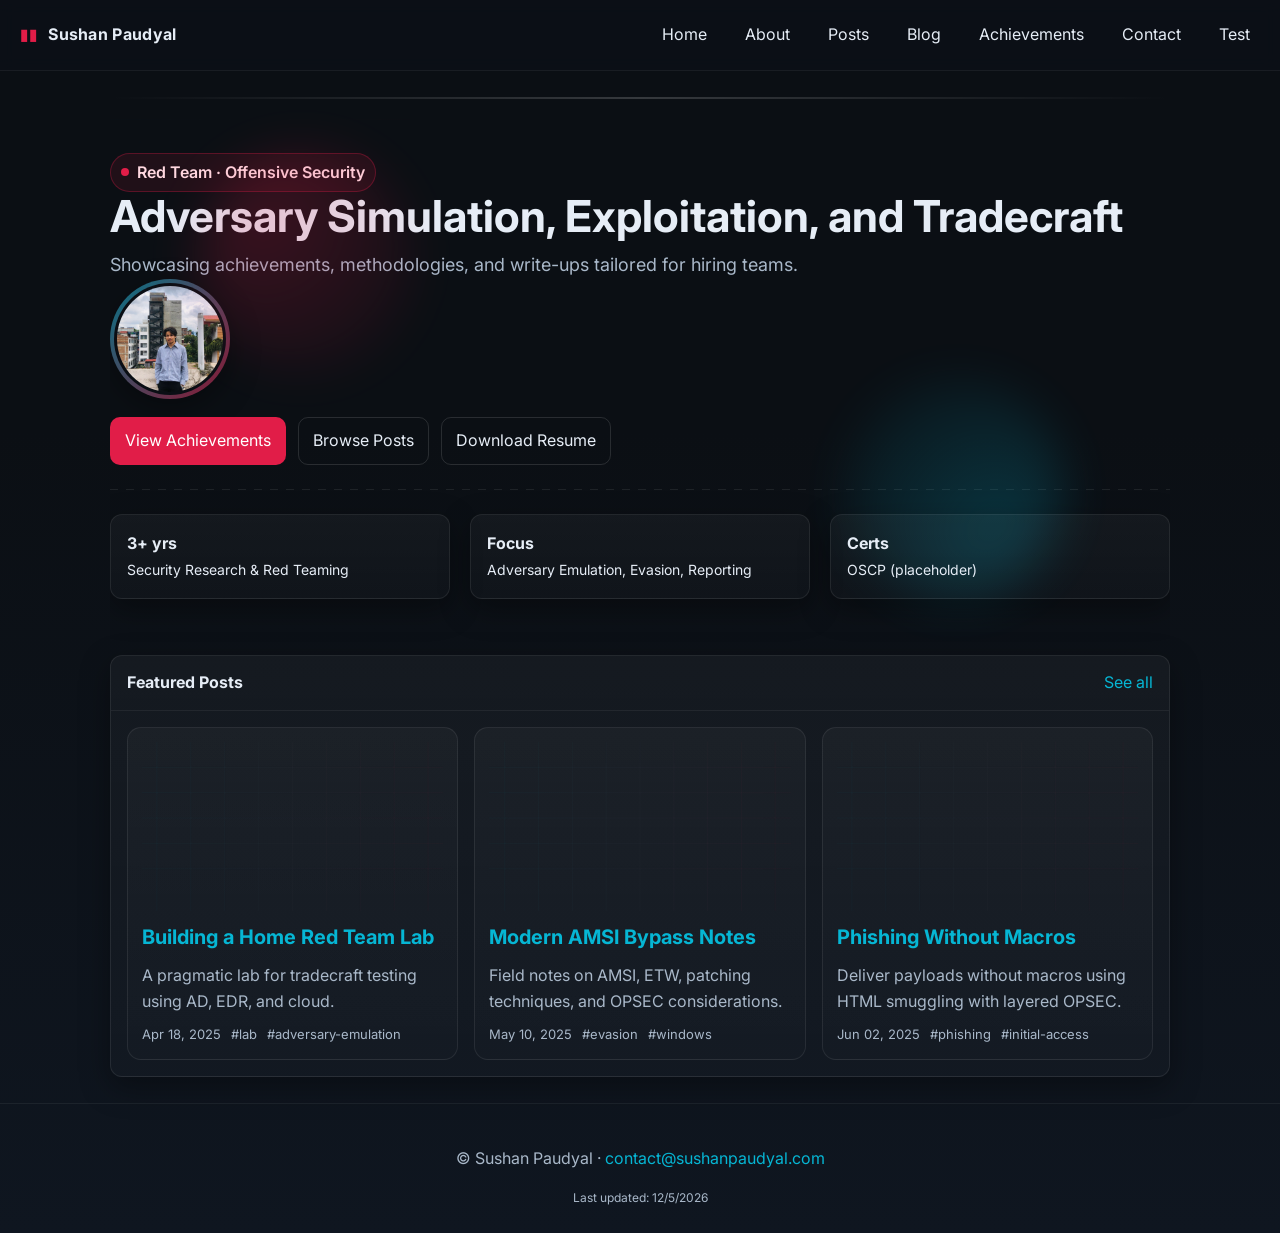
<file: index.html>
<!DOCTYPE html>
<html lang="en">
<head>
    <meta charset="UTF-8">
    <meta name="viewport" content="width=device-width, initial-scale=1.0">
    <meta name="description" content="Red Teaming portfolio, blogs, and write-ups by a cybersecurity enthusiast.">
    <meta name="theme-color" content="#0b0f14">
    <title>Sushan Paudyal · Red Team Portfolio</title>
    <link rel="preconnect" href="https://fonts.googleapis.com">
    <link rel="preconnect" href="https://fonts.gstatic.com" crossorigin>
    <link href="https://fonts.googleapis.com/css2?family=Inter:wght@400;500;600;700&display=swap" rel="stylesheet">
    <link rel="stylesheet" href="assets/css/styles.css">
    <link rel="icon" href="/favicon.svg" type="image/svg+xml">
    <link rel="sitemap" type="application/xml" title="Sitemap" href="/sitemap.xml">
</head>
<body>
    <a href="#app" class="visually-hidden" style="position:absolute;left:-9999px;top:auto;width:1px;height:1px;overflow:hidden">Skip to content</a>
    <header class="site-header">
        <a href="index.html" class="brand" aria-label="Home">
            <span class="brand-mark">▮▮</span>
            <span class="brand-text">Sushan Paudyal</span>
        </a>
        <div style="display:flex;gap:10px;align-items:center">
            <button class="menu-toggle" aria-controls="site-nav" aria-expanded="false">Menu</button>
        </div>
        <nav id="site-nav" class="site-nav" aria-label="Primary">
            <a href="index.html">Home</a>
            <a href="about.html">About</a>
            <a href="page.html">Posts</a>
            <a href="blog.html">Blog</a>
            <a href="achievements.html">Achievements</a>
            <a href="contact.html">Contact</a>
            <a href="test.html">Test</a>
        </nav>
    </header>

    <main id="app" tabindex="-1">
        <section class="container">
            <div class="hero reveal">
                <div class="visuals">
                    <img src="assets/img/hero-grid.svg" alt="decorative grid" style="position:absolute;inset:0;opacity:.25">
                    <span class="orb red" style="top:10%;left:8%"></span>
                    <span class="orb cyan" style="bottom:10%;right:10%"></span>
                    <span class="scanline" style="top:0"></span>
                </div>
                <span class="chip"><span class="dot"></span> Red Team · Offensive Security</span>
                <h1>Adversary Simulation, Exploitation, and Tradecraft</h1>
                <p>Showcasing achievements, methodologies, and write-ups tailored for hiring teams.</p>
                <div class="avatar" style="width:120px;height:120px"><img src="assets/img/picture.jpeg" alt="Portrait of Sushan Paudyal"></div>
                <div class="cta">
                    <a class="btn primary" href="achievements.html">View Achievements</a>
                    <a class="btn" href="page.html">Browse Posts</a>
                    <a class="btn" href="assets/resume/Sushan_Paudyal_Resume.pdf" download>Download Resume</a>
                </div>
                <div class="section-divider"></div>
                <div class="grid" style="grid-template-columns:repeat(3,minmax(0,1fr))">
                    <div class="panel reveal"><div class="panel-body"><strong>3+ yrs</strong><br><small>Security Research & Red Teaming</small></div></div>
                    <div class="panel reveal"><div class="panel-body"><strong>Focus</strong><br><small>Adversary Emulation, Evasion, Reporting</small></div></div>
                    <div class="panel reveal"><div class="panel-body"><strong>Certs</strong><br><small>OSCP (placeholder)</small></div></div>
                </div>
            </div>

            <div class="panel reveal">
                <div class="panel-head"><strong>Featured Posts</strong><a href="page.html">See all</a></div>
                <div class="panel-body">
                    <div class="cards">
                        <a class="card" href="#">
                            <img src="assets/img/hero-grid.svg" alt="post visual">
                            <h3>Building a Home Red Team Lab</h3>
                            <p>A pragmatic lab for tradecraft testing using AD, EDR, and cloud.</p>
                            <div class="meta"><span>Apr 18, 2025</span><span>#lab</span><span>#adversary-emulation</span></div>
                        </a>
                        <a class="card" href="#">
                            <img src="assets/img/hero-grid.svg" alt="post visual">
                            <h3>Modern AMSI Bypass Notes</h3>
                            <p>Field notes on AMSI, ETW, patching techniques, and OPSEC considerations.</p>
                            <div class="meta"><span>May 10, 2025</span><span>#evasion</span><span>#windows</span></div>
                        </a>
                        <a class="card" href="#">
                            <img src="assets/img/hero-grid.svg" alt="post visual">
                            <h3>Phishing Without Macros</h3>
                            <p>Deliver payloads without macros using HTML smuggling with layered OPSEC.</p>
                            <div class="meta"><span>Jun 02, 2025</span><span>#phishing</span><span>#initial-access</span></div>
                        </a>
                    </div>
                </div>
            </div>
        </section>
    </main>

    <footer class="site-footer">
        <p>© <span id="year"></span> Sushan Paudyal · <a href="mailto:contact@sushanpaudyal.com">contact@sushanpaudyal.com</a></p>
        <div class="footer-small">Last updated: <span id="lastUpdated"></span></div>
    </footer>

    <script defer src="assets/js/utils.js"></script>
    <script defer src="assets/js/theme.js"></script>
    <script defer src="assets/js/reveal.js"></script>
    <a href="#" id="backToTop" class="back-to-top btn">Back to top</a>
</body>
</html>
</file>
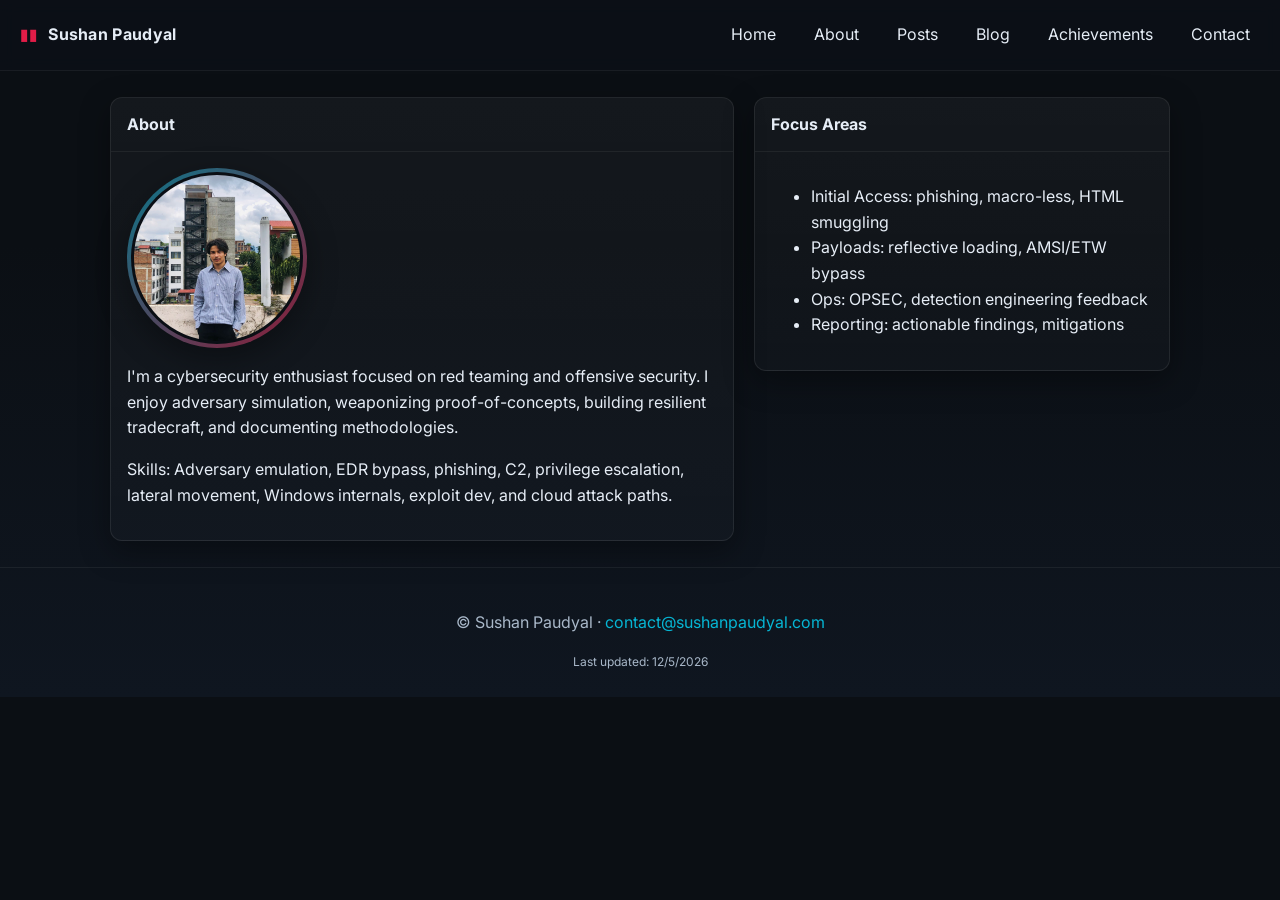
<file: about.html>
<!DOCTYPE html>
<html lang="en">
<head>
    <meta charset="UTF-8">
    <meta name="viewport" content="width=device-width, initial-scale=1.0">
    <meta name="description" content="About the red teamer and cybersecurity enthusiast.">
    <meta name="theme-color" content="#0b0f14">
    <title>About · Sushan Paudyal</title>
    <link rel="preconnect" href="https://fonts.googleapis.com">
    <link rel="preconnect" href="https://fonts.gstatic.com" crossorigin>
    <link href="https://fonts.googleapis.com/css2?family=Inter:wght@400;500;600;700&display=swap" rel="stylesheet">
    <link rel="stylesheet" href="assets/css/styles.css">
    <link rel="icon" href="/favicon.svg" type="image/svg+xml">
</head>
<body>
    <a href="#app" class="visually-hidden" style="position:absolute;left:-9999px;top:auto;width:1px;height:1px;overflow:hidden">Skip to content</a>
    <header class="site-header">
        <a href="index.html" class="brand" aria-label="Home">
            <span class="brand-mark">▮▮</span>
            <span class="brand-text">Sushan Paudyal</span>
        </a>
        <div style="display:flex;gap:10px;align-items:center">
            <button class="menu-toggle" aria-controls="site-nav" aria-expanded="false">Menu</button>
        </div>
        <nav id="site-nav" class="site-nav" aria-label="Primary">
            <a href="index.html">Home</a>
            <a href="about.html">About</a>
            <a href="page.html">Posts</a>
            <a href="blog.html">Blog</a>
            <a href="achievements.html">Achievements</a>
            <a href="contact.html">Contact</a>
        </nav>
    </header>

    <main id="app" class="container" tabindex="-1">
        <div class="grid" style="grid-template-columns:1.2fr .8fr;align-items:start">
            <div class="panel">
                <div class="panel-head"><strong>About</strong></div>
                <div class="panel-body">
                    <div class="avatar"><img src="assets/img/picture.jpeg" alt="Portrait of Sushan Paudyal"></div>
                    <p>I'm a cybersecurity enthusiast focused on red teaming and offensive security. I enjoy adversary simulation, weaponizing proof-of-concepts, building resilient tradecraft, and documenting methodologies.</p>
                    <p>Skills: Adversary emulation, EDR bypass, phishing, C2, privilege escalation, lateral movement, Windows internals, exploit dev, and cloud attack paths.</p>
                </div>
            </div>
            <div class="panel">
                <div class="panel-head"><strong>Focus Areas</strong></div>
                <div class="panel-body">
                    <ul>
                        <li>Initial Access: phishing, macro-less, HTML smuggling</li>
                        <li>Payloads: reflective loading, AMSI/ETW bypass</li>
                        <li>Ops: OPSEC, detection engineering feedback</li>
                        <li>Reporting: actionable findings, mitigations</li>
                    </ul>
                </div>
            </div>
        </div>
    </main>

    <footer class="site-footer">
        <p>© <span id="year"></span> Sushan Paudyal · <a href="mailto:contact@sushanpaudyal.com">contact@sushanpaudyal.com</a></p>
        <div class="footer-small">Last updated: <span id="lastUpdated"></span></div>
    </footer>

    <script defer src="assets/js/theme.js"></script>
    <script defer src="assets/js/reveal.js"></script>
    <a href="#" id="backToTop" class="back-to-top btn">Back to top</a>

    <script defer src="assets/js/utils.js"></script>
</body>
</html>
</file>
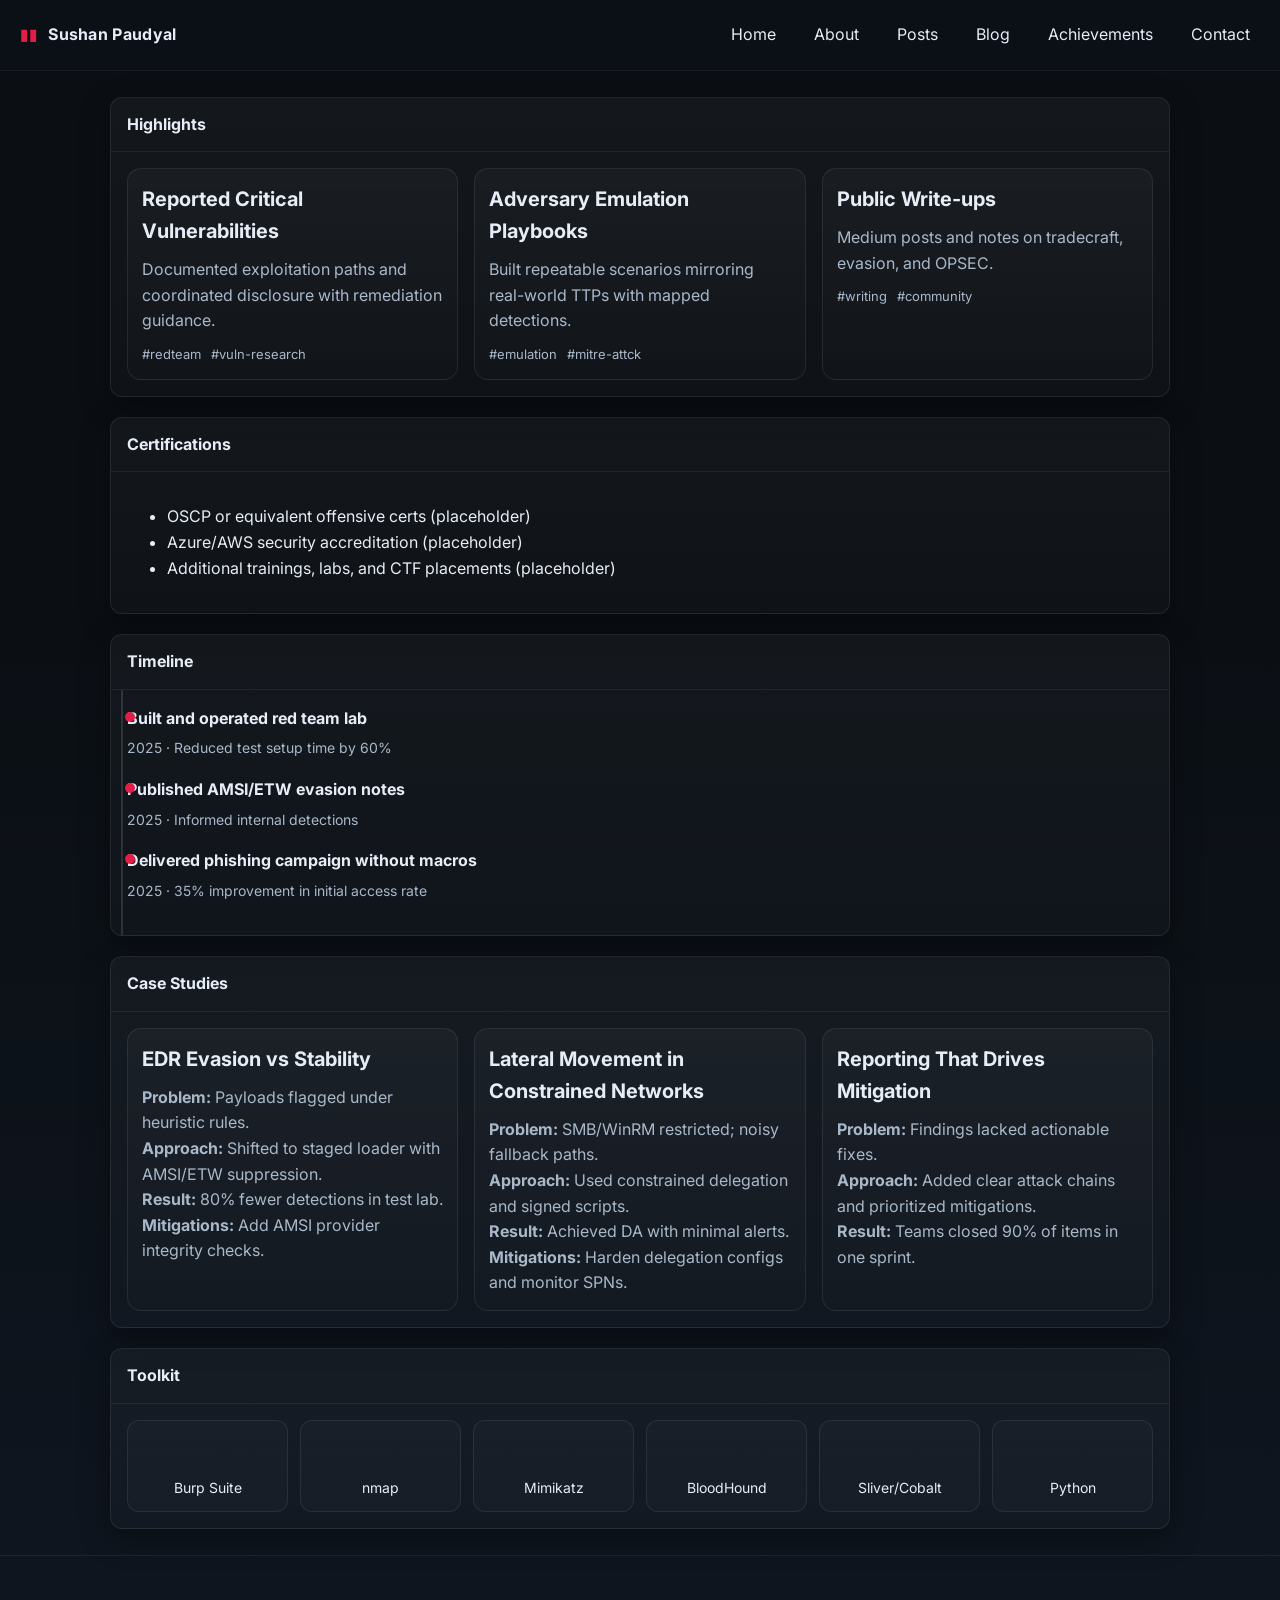
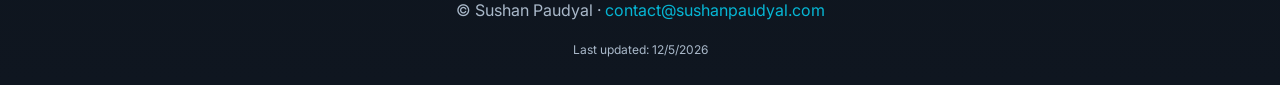
<file: achievements.html>
<!DOCTYPE html>
<html lang="en">
<head>
    <meta charset="UTF-8">
    <meta name="viewport" content="width=device-width, initial-scale=1.0">
    <meta name="description" content="Achievements, certifications, and highlights.">
    <meta name="theme-color" content="#0b0f14">
    <title>Achievements · Sushan Paudyal</title>
    <link rel="preconnect" href="https://fonts.googleapis.com">
    <link rel="preconnect" href="https://fonts.gstatic.com" crossorigin>
    <link href="https://fonts.googleapis.com/css2?family=Inter:wght@400;500;600;700&display=swap" rel="stylesheet">
    <link rel="stylesheet" href="assets/css/styles.css">
    <link rel="icon" href="/favicon.svg" type="image/svg+xml">
</head>
<body>
    <a href="#main" class="visually-hidden" style="position:absolute;left:-9999px;top:auto;width:1px;height:1px;overflow:hidden">Skip to content</a>
    <header class="site-header">
        <a href="index.html" class="brand" aria-label="Home">
            <span class="brand-mark">▮▮</span>
            <span class="brand-text">Sushan Paudyal</span>
        </a>
        <div style="display:flex;gap:10px;align-items:center">
            <button class="menu-toggle" aria-controls="site-nav" aria-expanded="false">Menu</button>
        </div>
        <nav id="site-nav" class="site-nav" aria-label="Primary">
            <a href="index.html">Home</a>
            <a href="about.html">About</a>
            <a href="page.html">Posts</a>
            <a href="blog.html">Blog</a>
            <a href="achievements.html">Achievements</a>
            <a href="contact.html">Contact</a>
        </nav>
    </header>

    <main id="main" class="container" tabindex="-1">
        <div class="panel">
            <div class="panel-head"><strong>Highlights</strong></div>
            <div class="panel-body">
                <div class="cards">
                    <div class="card">
                        <h3>Reported Critical Vulnerabilities</h3>
                        <p>Documented exploitation paths and coordinated disclosure with remediation guidance.</p>
                        <div class="meta"><span>#redteam</span><span>#vuln-research</span></div>
                    </div>
                    <div class="card">
                        <h3>Adversary Emulation Playbooks</h3>
                        <p>Built repeatable scenarios mirroring real-world TTPs with mapped detections.</p>
                        <div class="meta"><span>#emulation</span><span>#mitre-attck</span></div>
                    </div>
                    <div class="card">
                        <h3>Public Write-ups</h3>
                        <p>Medium posts and notes on tradecraft, evasion, and OPSEC.</p>
                        <div class="meta"><span>#writing</span><span>#community</span></div>
                    </div>
                </div>
            </div>
        </div>

        <div class="panel" style="margin-top:20px">
            <div class="panel-head"><strong>Certifications</strong></div>
            <div class="panel-body">
                <ul>
                    <li>OSCP or equivalent offensive certs (placeholder)</li>
                    <li>Azure/AWS security accreditation (placeholder)</li>
                    <li>Additional trainings, labs, and CTF placements (placeholder)</li>
                </ul>
            </div>
        </div>

        <div class="panel" style="margin-top:20px">
            <div class="panel-head"><strong>Timeline</strong></div>
            <div class="panel-body timeline">
                <div class="timeline-item">
                    <h4>Built and operated red team lab</h4>
                    <small>2025 · Reduced test setup time by 60%</small>
                </div>
                <div class="timeline-item">
                    <h4>Published AMSI/ETW evasion notes</h4>
                    <small>2025 · Informed internal detections</small>
                </div>
                <div class="timeline-item">
                    <h4>Delivered phishing campaign without macros</h4>
                    <small>2025 · 35% improvement in initial access rate</small>
                </div>
            </div>
        </div>

        <div class="panel" style="margin-top:20px">
            <div class="panel-head"><strong>Case Studies</strong></div>
            <div class="panel-body">
                <div class="cards">
                    <div class="card">
                        <h3>EDR Evasion vs Stability</h3>
                        <p><strong>Problem:</strong> Payloads flagged under heuristic rules.<br><strong>Approach:</strong> Shifted to staged loader with AMSI/ETW suppression.<br><strong>Result:</strong> 80% fewer detections in test lab.<br><strong>Mitigations:</strong> Add AMSI provider integrity checks.</p>
                    </div>
                    <div class="card">
                        <h3>Lateral Movement in Constrained Networks</h3>
                        <p><strong>Problem:</strong> SMB/WinRM restricted; noisy fallback paths.<br><strong>Approach:</strong> Used constrained delegation and signed scripts.<br><strong>Result:</strong> Achieved DA with minimal alerts.<br><strong>Mitigations:</strong> Harden delegation configs and monitor SPNs.</p>
                    </div>
                    <div class="card">
                        <h3>Reporting That Drives Mitigation</h3>
                        <p><strong>Problem:</strong> Findings lacked actionable fixes.<br><strong>Approach:</strong> Added clear attack chains and prioritized mitigations.<br><strong>Result:</strong> Teams closed 90% of items in one sprint.</p>
                    </div>
                </div>
            </div>
        </div>

        <div class="panel" style="margin-top:20px">
            <div class="panel-head"><strong>Toolkit</strong></div>
            <div class="panel-body">
                <div class="toolkit">
                    <div class="tool"><img src="assets/img/hero-grid.svg" alt="Tool"><small>Burp Suite</small></div>
                    <div class="tool"><img src="assets/img/hero-grid.svg" alt="Tool"><small>nmap</small></div>
                    <div class="tool"><img src="assets/img/hero-grid.svg" alt="Tool"><small>Mimikatz</small></div>
                    <div class="tool"><img src="assets/img/hero-grid.svg" alt="Tool"><small>BloodHound</small></div>
                    <div class="tool"><img src="assets/img/hero-grid.svg" alt="Tool"><small>Sliver/Cobalt</small></div>
                    <div class="tool"><img src="assets/img/hero-grid.svg" alt="Tool"><small>Python</small></div>
                </div>
            </div>
        </div>
    </main>

    <footer class="site-footer">
        <p>© <span id="year"></span> Sushan Paudyal · <a href="mailto:contact@sushanpaudyal.com">contact@sushanpaudyal.com</a></p>
        <div class="footer-small">Last updated: <span id="lastUpdated"></span></div>
    </footer>

    <script defer src="assets/js/theme.js"></script>
    <script defer src="assets/js/reveal.js"></script>
    <a href="#" id="backToTop" class="back-to-top btn">Back to top</a>

    <script defer src="assets/js/utils.js"></script>
</body>
</html>
</file>
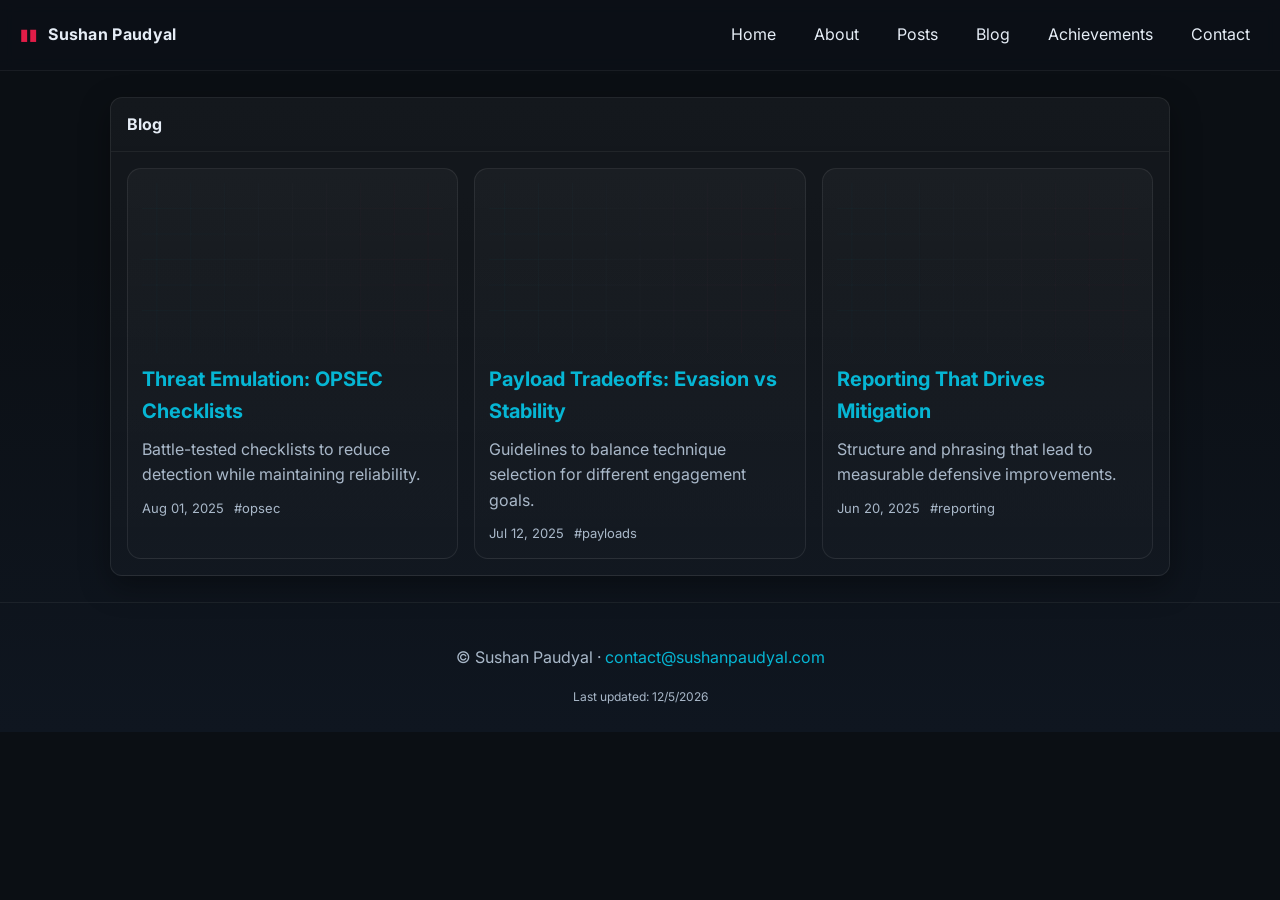
<file: blog.html>
<!DOCTYPE html>
<html lang="en">
<head>
    <meta charset="UTF-8">
    <meta name="viewport" content="width=device-width, initial-scale=1.0">
    <meta name="description" content="Blog posts and write-ups on red teaming and offensive security.">
    <meta name="theme-color" content="#0b0f14">
    <title>Blog · Sushan Paudyal</title>
    <link rel="preconnect" href="https://fonts.googleapis.com">
    <link rel="preconnect" href="https://fonts.gstatic.com" crossorigin>
    <link href="https://fonts.googleapis.com/css2?family=Inter:wght@400;500;600;700&display=swap" rel="stylesheet">
    <link rel="stylesheet" href="assets/css/styles.css">
    <link rel="icon" href="/favicon.svg" type="image/svg+xml">
</head>
<body>
    <a href="#main" class="visually-hidden" style="position:absolute;left:-9999px;top:auto;width:1px;height:1px;overflow:hidden">Skip to content</a>
    <header class="site-header">
        <a href="index.html" class="brand" aria-label="Home">
            <span class="brand-mark">▮▮</span>
            <span class="brand-text">Sushan Paudyal</span>
        </a>
        <div style="display:flex;gap:10px;align-items:center">
            <button class="menu-toggle" aria-controls="site-nav" aria-expanded="false">Menu</button>
        </div>
        <nav id="site-nav" class="site-nav" aria-label="Primary">
            <a href="index.html">Home</a>
            <a href="about.html">About</a>
            <a href="page.html">Posts</a>
            <a href="blog.html">Blog</a>
            <a href="achievements.html">Achievements</a>
            <a href="contact.html">Contact</a>
        </nav>
    </header>

    <main id="main" class="container" tabindex="-1">
        <div class="panel">
            <div class="panel-head"><strong>Blog</strong></div>
            <div class="panel-body">
                <div class="cards">
                    <a class="card" href="#">
                        <img src="assets/img/hero-grid.svg" alt="post visual">
                        <h3>Threat Emulation: OPSEC Checklists</h3>
                        <p>Battle-tested checklists to reduce detection while maintaining reliability.</p>
                        <div class="meta"><span>Aug 01, 2025</span><span>#opsec</span></div>
                    </a>
                    <a class="card" href="#">
                        <img src="assets/img/hero-grid.svg" alt="post visual">
                        <h3>Payload Tradeoffs: Evasion vs Stability</h3>
                        <p>Guidelines to balance technique selection for different engagement goals.</p>
                        <div class="meta"><span>Jul 12, 2025</span><span>#payloads</span></div>
                    </a>
                    <a class="card" href="#">
                        <img src="assets/img/hero-grid.svg" alt="post visual">
                        <h3>Reporting That Drives Mitigation</h3>
                        <p>Structure and phrasing that lead to measurable defensive improvements.</p>
                        <div class="meta"><span>Jun 20, 2025</span><span>#reporting</span></div>
                    </a>
                </div>
            </div>
        </div>
    </main>

    <footer class="site-footer">
        <p>© <span id="year"></span> Sushan Paudyal · <a href="mailto:contact@sushanpaudyal.com">contact@sushanpaudyal.com</a></p>
        <div class="footer-small">Last updated: <span id="lastUpdated"></span></div>
    </footer>

    <script defer src="assets/js/theme.js"></script>
    <script defer src="assets/js/reveal.js"></script>
    <a href="#" id="backToTop" class="back-to-top btn">Back to top</a>

    <script defer src="assets/js/utils.js"></script>
    
</body>
</html>
</file>
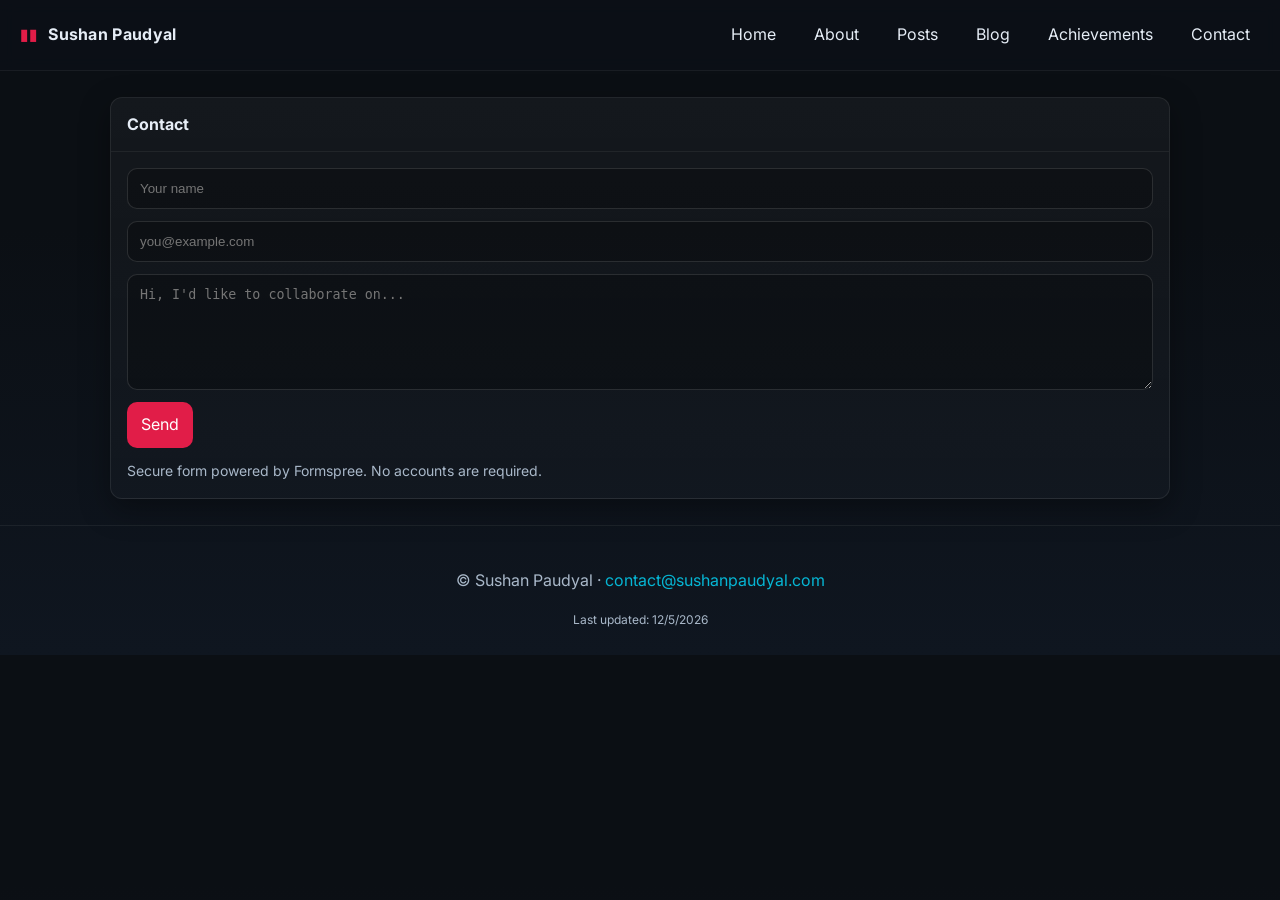
<file: contact.html>
<!DOCTYPE html>
<html lang="en">
<head>
    <meta charset="UTF-8">
    <meta name="viewport" content="width=device-width, initial-scale=1.0">
    <meta name="description" content="Contact for inquiries or collaborations.">
    <meta name="theme-color" content="#0b0f14">
    <title>Contact · Sushan Paudyal</title>
    <link rel="preconnect" href="https://fonts.googleapis.com">
    <link rel="preconnect" href="https://fonts.gstatic.com" crossorigin>
    <link href="https://fonts.googleapis.com/css2?family=Inter:wght@400;500;600;700&display=swap" rel="stylesheet">
    <link rel="stylesheet" href="assets/css/styles.css">
    <link rel="icon" href="/favicon.svg" type="image/svg+xml">
</head>
<body>
    <a href="#main" class="visually-hidden" style="position:absolute;left:-9999px;top:auto;width:1px;height:1px;overflow:hidden">Skip to content</a>
    <header class="site-header">
        <a href="index.html" class="brand" aria-label="Home">
            <span class="brand-mark">▮▮</span>
            <span class="brand-text">Sushan Paudyal</span>
        </a>
        <div style="display:flex;gap:10px;align-items:center">
            <button class="menu-toggle" aria-controls="site-nav" aria-expanded="false">Menu</button>
        </div>
        <nav id="site-nav" class="site-nav" aria-label="Primary">
            <a href="index.html">Home</a>
            <a href="about.html">About</a>
            <a href="page.html">Posts</a>
            <a href="blog.html">Blog</a>
            <a href="achievements.html">Achievements</a>
            <a href="contact.html">Contact</a>
        </nav>
    </header>

    <main id="main" class="container contact" tabindex="-1">
        <div class="panel">
            <div class="panel-head"><strong>Contact</strong></div>
            <div class="panel-body">
                <form action="https://formspree.io/f/moqgnkze" method="POST">
                    <input type="text" name="name" placeholder="Your name" required aria-label="Name"/>
                    <input type="email" name="email" placeholder="you@example.com" required aria-label="Email"/>
                    <textarea name="message" rows="6" placeholder="Hi, I'd like to collaborate on..." required aria-label="Message"></textarea>
                    <button type="submit">Send</button>
                    <small>Secure form powered by Formspree. No accounts are required.</small>
                </form>
            </div>
        </div>
    </main>

    <footer class="site-footer">
        <p>© <span id="year"></span> Sushan Paudyal · <a href="mailto:contact@sushanpaudyal.com">contact@sushanpaudyal.com</a></p>
        <div class="footer-small">Last updated: <span id="lastUpdated"></span></div>
    </footer>

    <script defer src="assets/js/theme.js"></script>
    <script defer src="assets/js/reveal.js"></script>
    <a href="#" id="backToTop" class="back-to-top btn">Back to top</a>

    <script defer src="assets/js/utils.js"></script>
</body>
</html>
</file>
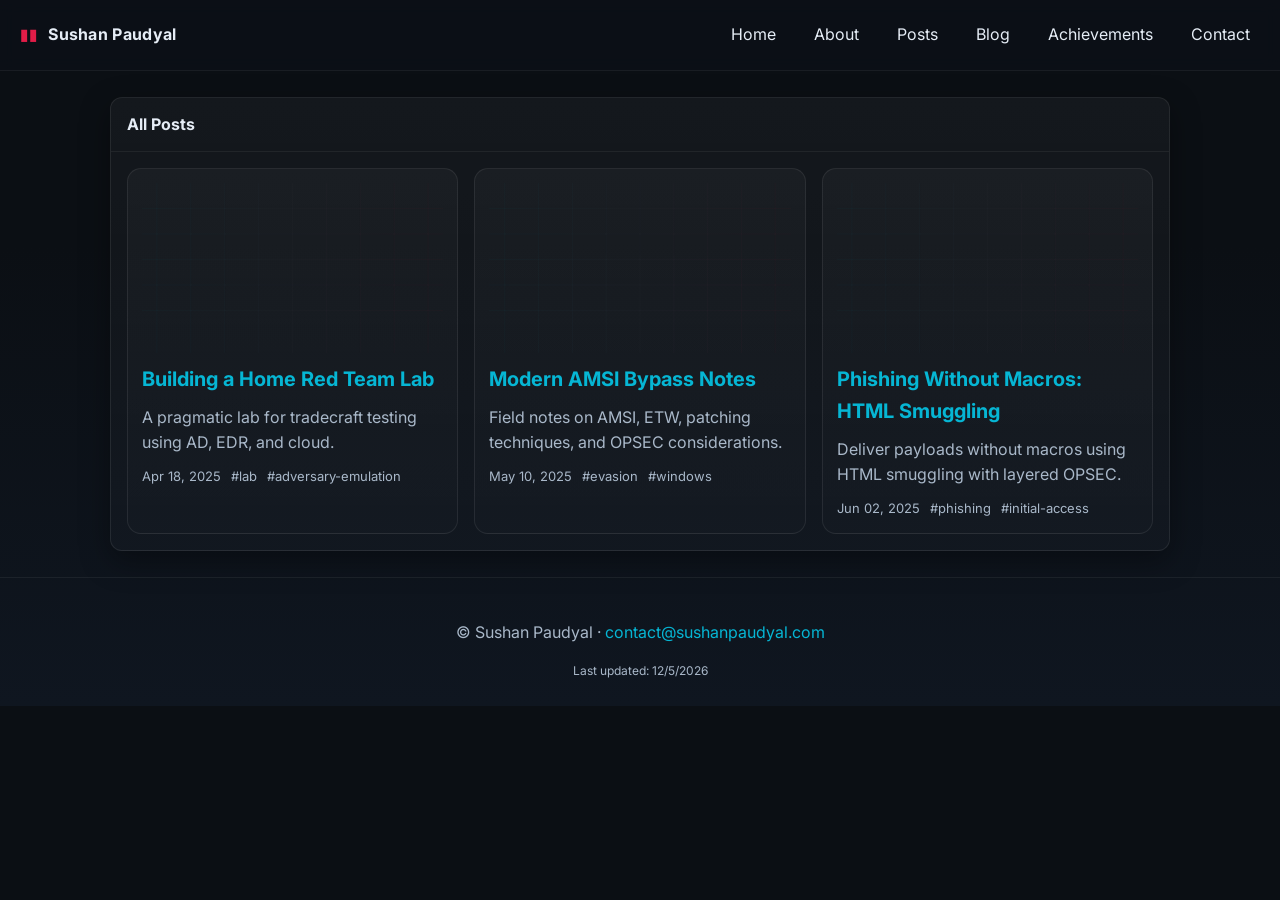
<file: page.html>
<!DOCTYPE html>
<html lang="en">
<head>
    <meta charset="UTF-8">
    <meta name="viewport" content="width=device-width, initial-scale=1.0">
    <meta name="description" content="All posts listing">
    <meta name="theme-color" content="#0b0f14">
    <title>Posts · Sushan Paudyal</title>
    <link rel="preconnect" href="https://fonts.googleapis.com">
    <link rel="preconnect" href="https://fonts.gstatic.com" crossorigin>
    <link href="https://fonts.googleapis.com/css2?family=Inter:wght@400;500;600;700&display=swap" rel="stylesheet">
    <link rel="stylesheet" href="assets/css/styles.css">
    <link rel="icon" href="/favicon.svg" type="image/svg+xml">
</head>
<body>
    <a href="#main" class="visually-hidden" style="position:absolute;left:-9999px;top:auto;width:1px;height:1px;overflow:hidden">Skip to content</a>
    <header class="site-header">
        <a href="index.html" class="brand" aria-label="Home">
            <span class="brand-mark">▮▮</span>
            <span class="brand-text">Sushan Paudyal</span>
        </a>
        <div style="display:flex;gap:10px;align-items:center">
            <button class="menu-toggle" aria-controls="site-nav" aria-expanded="false">Menu</button>
        </div>
        <nav id="site-nav" class="site-nav" aria-label="Primary">
            <a href="index.html">Home</a>
            <a href="about.html">About</a>
            <a href="page.html">Posts</a>
            <a href="blog.html">Blog</a>
            <a href="achievements.html">Achievements</a>
            <a href="contact.html">Contact</a>
        </nav>
    </header>

    <main id="main" class="container" tabindex="-1">
        <div class="panel">
            <div class="panel-head"><strong>All Posts</strong></div>
            <div class="panel-body">
                <div class="cards">
                    <a class="card" href="#">
                        <img src="assets/img/hero-grid.svg" alt="post visual">
                        <h3>Building a Home Red Team Lab</h3>
                        <p>A pragmatic lab for tradecraft testing using AD, EDR, and cloud.</p>
                        <div class="meta"><span>Apr 18, 2025</span><span>#lab</span><span>#adversary-emulation</span></div>
                    </a>
                    <a class="card" href="#">
                        <img src="assets/img/hero-grid.svg" alt="post visual">
                        <h3>Modern AMSI Bypass Notes</h3>
                        <p>Field notes on AMSI, ETW, patching techniques, and OPSEC considerations.</p>
                        <div class="meta"><span>May 10, 2025</span><span>#evasion</span><span>#windows</span></div>
                    </a>
                    <a class="card" href="#">
                        <img src="assets/img/hero-grid.svg" alt="post visual">
                        <h3>Phishing Without Macros: HTML Smuggling</h3>
                        <p>Deliver payloads without macros using HTML smuggling with layered OPSEC.</p>
                        <div class="meta"><span>Jun 02, 2025</span><span>#phishing</span><span>#initial-access</span></div>
                    </a>
                </div>
            </div>
        </div>
    </main>

    <footer class="site-footer">
        <p>© <span id="year"></span> Sushan Paudyal · <a href="mailto:contact@sushanpaudyal.com">contact@sushanpaudyal.com</a></p>
        <div class="footer-small">Last updated: <span id="lastUpdated"></span></div>
    </footer>

    <script defer src="assets/js/theme.js"></script>
    <script defer src="assets/js/reveal.js"></script>
    <a href="#" id="backToTop" class="back-to-top btn">Back to top</a>

    <script defer src="assets/js/utils.js"></script>
</body>
</html>
</file>
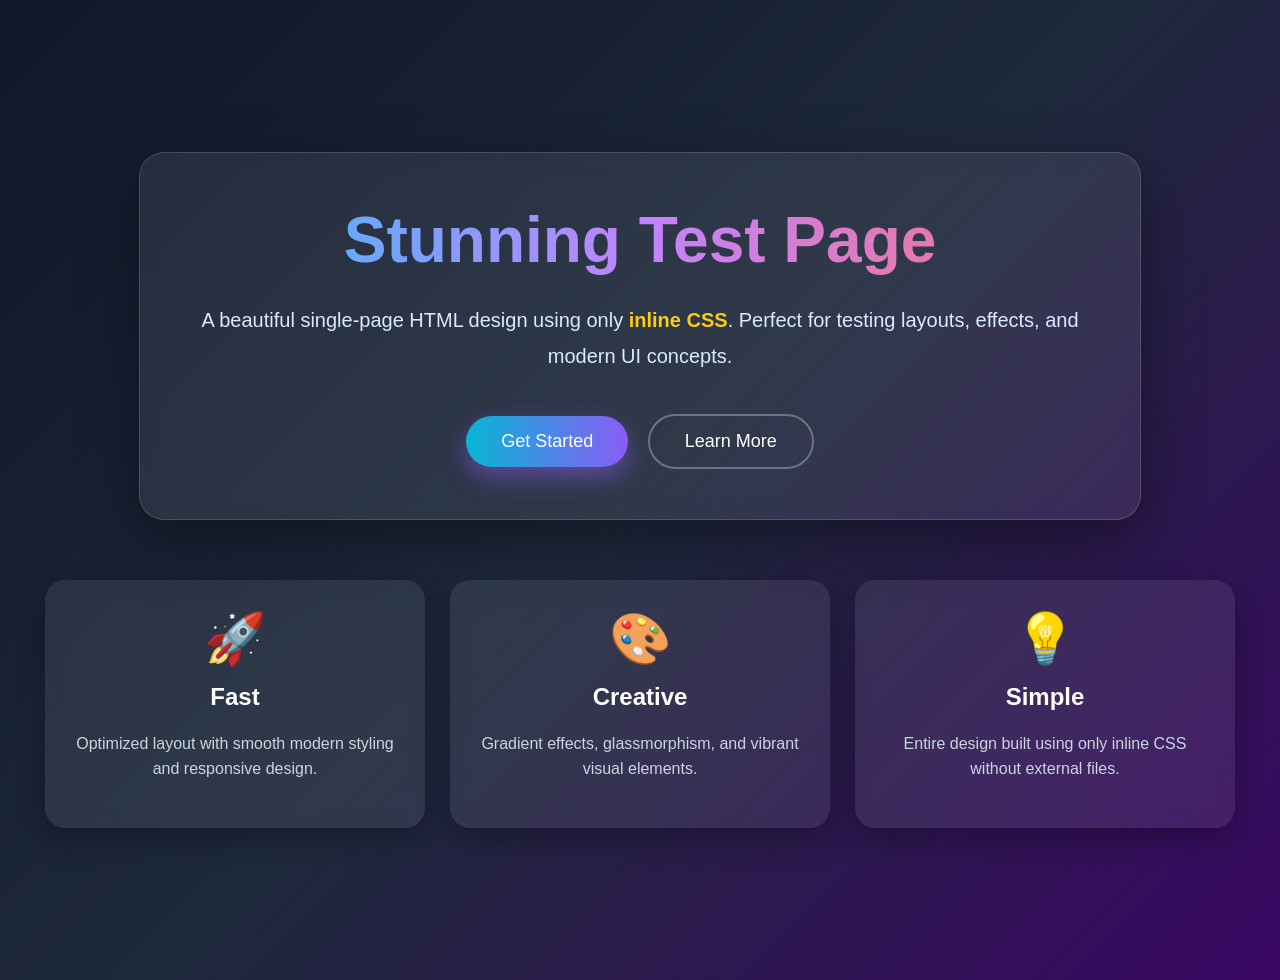
<file: test.html>
<!DOCTYPE html>
<html lang="en">
<head>
  <meta charset="UTF-8" />
  <meta name="viewport" content="width=device-width, initial-scale=1.0" />
  <title>Attractive Test Page</title>
</head>

<body style="margin:0; font-family:Arial, sans-serif; background:linear-gradient(135deg,#0f172a,#1e293b,#3b0764); color:white; overflow-x:hidden;">

  <!-- HERO SECTION -->
  <div style="min-height:100vh; display:flex; flex-direction:column; justify-content:center; align-items:center; text-align:center; padding:40px;">

    <div style="background:rgba(255,255,255,0.08); backdrop-filter:blur(10px); border:1px solid rgba(255,255,255,0.15); border-radius:25px; padding:50px; max-width:900px; box-shadow:0 20px 60px rgba(0,0,0,0.4);">

      <h1 style="font-size:64px; margin:0; background:linear-gradient(90deg,#38bdf8,#c084fc,#fb7185); -webkit-background-clip:text; -webkit-text-fill-color:transparent;">
        Stunning Test Page
      </h1>

      <p style="font-size:20px; line-height:1.8; color:#dbeafe; margin-top:25px;">
        A beautiful single-page HTML design using only 
        <span style="color:#facc15; font-weight:bold;">inline CSS</span>.
        Perfect for testing layouts, effects, and modern UI concepts.
      </p>

      <div style="margin-top:40px;">
        <button style="padding:15px 35px; border:none; border-radius:50px; background:linear-gradient(90deg,#06b6d4,#8b5cf6); color:white; font-size:18px; cursor:pointer; margin-right:15px; box-shadow:0 10px 25px rgba(139,92,246,0.5); transition:0.3s;">
          Get Started
        </button>

        <button style="padding:15px 35px; border:2px solid rgba(255,255,255,0.3); border-radius:50px; background:transparent; color:white; font-size:18px; cursor:pointer;">
          Learn More
        </button>
      </div>

    </div>

    <!-- FEATURE CARDS -->
    <div style="display:flex; flex-wrap:wrap; justify-content:center; gap:25px; margin-top:60px; width:100%; max-width:1200px;">

      <div style="flex:1; min-width:250px; max-width:320px; background:rgba(255,255,255,0.08); padding:30px; border-radius:20px; backdrop-filter:blur(8px); box-shadow:0 10px 30px rgba(0,0,0,0.3);">
        <div style="font-size:50px;">🚀</div>
        <h2 style="margin-top:15px;">Fast</h2>
        <p style="color:#cbd5e1; line-height:1.6;">
          Optimized layout with smooth modern styling and responsive design.
        </p>
      </div>

      <div style="flex:1; min-width:250px; max-width:320px; background:rgba(255,255,255,0.08); padding:30px; border-radius:20px; backdrop-filter:blur(8px); box-shadow:0 10px 30px rgba(0,0,0,0.3);">
        <div style="font-size:50px;">🎨</div>
        <h2 style="margin-top:15px;">Creative</h2>
        <p style="color:#cbd5e1; line-height:1.6;">
          Gradient effects, glassmorphism, and vibrant visual elements.
        </p>
      </div>

      <div style="flex:1; min-width:250px; max-width:320px; background:rgba(255,255,255,0.08); padding:30px; border-radius:20px; backdrop-filter:blur(8px); box-shadow:0 10px 30px rgba(0,0,0,0.3);">
        <div style="font-size:50px;">💡</div>
        <h2 style="margin-top:15px;">Simple</h2>
        <p style="color:#cbd5e1; line-height:1.6;">
          Entire design built using only inline CSS without external files.
        </p>
      </div>

    </div>

  </div>

</body>
</html>
</file>
<file: assets/css/styles.css>
/* Base */
:root{--bg:#0b0f14;--panel:#0f1620;--panel-2:#121b26;--text:#e6edf6;--muted:#a9b8c9;--acc:#e11d48;--acc-2:#06b6d4;--ok:#22c55e;--warn:#f59e0b;--radius:12px;--shadow:0 10px 30px rgba(0,0,0,.35);--border-glow:0 0 0 1px rgba(6,182,212,.35), 0 0 14px rgba(6,182,212,.1)}
[data-theme="light"]{--bg:#f6f8fb;--panel:#ffffff;--panel-2:#f1f5f9;--text:#0b1220;--muted:#516174;--acc:#cc0f3a;--acc-2:#0ea5b7;--border-glow:0 0 0 1px rgba(14,165,183,.35), 0 0 14px rgba(14,165,183,.08)}
*{box-sizing:border-box}
html,body{margin:0;padding:0;background:linear-gradient(180deg,#0b0f14 0%,#0b0f14 35%,#0f1620 100%);color:var(--text);font-family:Inter,system-ui,-apple-system,Segoe UI,Roboto,Ubuntu,'Helvetica Neue',Arial,sans-serif;-webkit-font-smoothing:antialiased;-moz-osx-font-smoothing:grayscale}
a:focus,button:focus,input:focus,textarea:focus{outline:2px solid var(--acc-2);outline-offset:2px}
a{color:var(--acc-2);text-decoration:none}
a:hover{text-decoration:underline}
img{max-width:100%;display:block}
button{font:inherit}

/* Layout */
.site-header{position:sticky;top:0;z-index:10;display:flex;align-items:center;justify-content:space-between;gap:16px;padding:14px 20px;background:rgba(12,17,24,.7);backdrop-filter:saturate(140%) blur(8px);border-bottom:1px solid rgba(255,255,255,.06)}
.brand{display:flex;align-items:center;gap:10px;font-weight:700;letter-spacing:.3px}
.brand-mark{color:var(--acc)}
.brand-text{color:var(--text)}
.site-nav{display:flex;gap:18px}
.site-nav a{padding:8px 10px;border-radius:8px;color:var(--text)}
.site-nav a:hover{background:rgba(255,255,255,.06)}
.menu-toggle{display:none;color:var(--text);background:transparent;border:1px solid rgba(255,255,255,.12);border-radius:8px;padding:8px 10px}

.container{max-width:1100px;margin:0 auto;padding:26px 20px}
.grid{display:grid;gap:20px}

.hero{padding:56px 0;position:relative;overflow:hidden}
.hero h1{margin:0 0 10px;font-size:44px;line-height:1.1}
.hero p{margin:0;color:var(--muted);font-size:18px}

/* Animated hero visuals */
.hero .visuals{position:absolute;inset:0;pointer-events:none}
.orb{position:absolute;width:220px;height:220px;border-radius:50%;filter:blur(24px);opacity:.25;animation:float 9s ease-in-out infinite}
.orb.red{background:radial-gradient(circle at 30% 30%, rgba(225,29,72,.9), rgba(225,29,72,0))}
.orb.cyan{background:radial-gradient(circle at 70% 70%, rgba(6,182,212,.9), rgba(6,182,212,0));animation-duration:11s}
.scanline{position:absolute;left:0;right:0;height:2px;background:linear-gradient(90deg,transparent,rgba(255,255,255,.5),transparent);opacity:.35;animation:scan 3s linear infinite}
@keyframes float{0%,100%{transform:translateY(0)}50%{transform:translateY(-16px)}}
@keyframes scan{0%{transform:translateY(0)}100%{transform:translateY(100%)}}

.cta{display:flex;gap:12px;margin-top:18px}
.btn{display:inline-flex;align-items:center;gap:8px;padding:10px 14px;border-radius:10px;border:1px solid rgba(255,255,255,.12);color:var(--text)}
.btn.primary{background:var(--acc);border-color:transparent;color:#fff}

.panel{background:linear-gradient(180deg,rgba(255,255,255,.04),rgba(255,255,255,.02));border:1px solid rgba(255,255,255,.08);border-radius:var(--radius);box-shadow:var(--shadow)}
.panel:hover{box-shadow:var(--border-glow);transition:box-shadow .25s ease}
.panel .panel-head{display:flex;align-items:center;justify-content:space-between;padding:14px 16px;border-bottom:1px solid rgba(255,255,255,.06)}
.panel .panel-body{padding:16px}

.chip{display:inline-flex;align-items:center;gap:8px;padding:6px 10px;border-radius:999px;background:rgba(225,29,72,.1);border:1px solid rgba(225,29,72,.3);color:#ffd8e0;font-weight:600}
.chip .dot{width:8px;height:8px;border-radius:999px;background:var(--acc)}

.cards{display:grid;grid-template-columns:repeat(3,minmax(0,1fr));gap:16px}
.card{display:flex;flex-direction:column;gap:10px;padding:14px;border-radius:14px;background:linear-gradient(180deg,rgba(255,255,255,.03),rgba(255,255,255,.01));border:1px solid rgba(255,255,255,.08);overflow:hidden}
.card img{border-radius:10px;aspect-ratio:16/9;object-fit:cover;transform:scale(1);transition:transform .35s ease}
.card:hover img{transform:scale(1.05)}
.card h3{margin:0;font-size:20px}

/* Avatar */
.avatar{display:flex;align-items:center;justify-content:center;width:180px;height:180px;border-radius:999px;padding:4px;background:linear-gradient(135deg,rgba(6,182,212,.6),rgba(225,29,72,.6));box-shadow:0 10px 30px rgba(0,0,0,.35);margin-bottom:14px}
.avatar img{width:100%;height:100%;object-fit:cover;border-radius:999px;border:3px solid rgba(11,15,20,.9);background:#0b0f14}
.card h3{margin:0}
.card p{margin:0;color:var(--muted)}
.card .meta{display:flex;flex-wrap:wrap;gap:10px;color:var(--muted);font-size:13px}
.card:hover{transform:translateY(-2px);transition:transform .2s ease-out}

.search{position:relative}
.search input{width:100%;padding:12px 40px 12px 12px;border-radius:10px;border:1px solid rgba(255,255,255,.12);background:rgba(0,0,0,.25);color:var(--text)}
.search .icon{position:absolute;right:10px;top:50%;transform:translateY(-50%);color:var(--muted)}

.post{max-width:820px}
.post h1{margin:0 0 10px}
.post .post-meta{color:var(--muted)}
.post .post-content{line-height:1.7}
.post .post-content pre{overflow:auto;background:#0a0e13;border:1px solid rgba(255,255,255,.08);padding:12px;border-radius:10px}
.share{display:flex;gap:10px;flex-wrap:wrap}
.share a{display:inline-flex;align-items:center;gap:8px;padding:8px 10px;border:1px solid rgba(255,255,255,.12);border-radius:10px;color:var(--text)}
.share a:hover{background:rgba(255,255,255,.06)}

.contact form{display:grid;gap:12px}
.contact input,.contact textarea{width:100%;padding:12px;border-radius:10px;border:1px solid rgba(255,255,255,.12);background:rgba(0,0,0,.25);color:var(--text)}
.contact button{justify-self:start;background:var(--acc);border:none;color:white;padding:10px 14px;border-radius:10px}
.contact small{color:var(--muted)}

.site-footer{padding:26px 20px;color:var(--muted);text-align:center;border-top:1px solid rgba(255,255,255,.06)}
.footer-small{margin-top:6px;color:var(--muted);font-size:12px}

/* Typography scale */
body{font-size:16px;line-height:1.6}
h1{font-size:44px}
h2{font-size:32px}
h3{font-size:24px}
small{font-size:14px}

/* Dividers */
.section-divider{height:1px;margin:24px 0;background:repeating-linear-gradient(90deg,rgba(255,255,255,.08),rgba(255,255,255,.08) 8px,transparent 8px,transparent 16px)}

/* Theme toggle */
.theme-toggle{border:1px solid rgba(255,255,255,.12);background:transparent;color:var(--text);border-radius:999px;padding:6px 10px}

/* Reveal on scroll */
.reveal{opacity:0;transform:translateY(10px);transition:opacity .5s ease, transform .5s ease}
.reveal.in{opacity:1;transform:translateY(0)}

/* Back to top */
.back-to-top{position:fixed;right:18px;bottom:18px;z-index:20;display:none}
.back-to-top.show{display:inline-flex}
.back-to-top .btn{backdrop-filter:saturate(130%) blur(4px)}

/* Timeline */
.timeline{position:relative;padding-left:24px}
.timeline:before{content:"";position:absolute;left:10px;top:0;bottom:0;width:2px;background:rgba(255,255,255,.12)}
.timeline-item{position:relative;margin:0 0 16px}
.timeline-item:before{content:"";position:absolute;left:-2px;top:6px;width:10px;height:10px;border-radius:999px;background:var(--acc)}
.timeline-item h4{margin:0 0 4px}
.timeline-item small{color:var(--muted)}

/* Toolkit */
.toolkit{display:grid;grid-template-columns:repeat(6,minmax(0,1fr));gap:12px}
.tool{display:flex;flex-direction:column;align-items:center;gap:8px;padding:12px;border:1px solid rgba(255,255,255,.08);border-radius:12px;background:rgba(255,255,255,.02)}
.tool img{width:36px;height:36px}

/* Responsive */
@media (max-width: 900px){
  .cards{grid-template-columns:repeat(2,minmax(0,1fr))}
}
@media (max-width: 640px){
  .hero h1{font-size:32px}
  .site-nav{display:none;position:absolute;right:14px;top:56px;flex-direction:column;background:rgba(12,17,24,.95);padding:10px;border:1px solid rgba(255,255,255,.08);border-radius:10px}
  .site-nav.open{display:flex}
  .menu-toggle{display:inline-flex}
  .cards{grid-template-columns:1fr}
}
</file>
